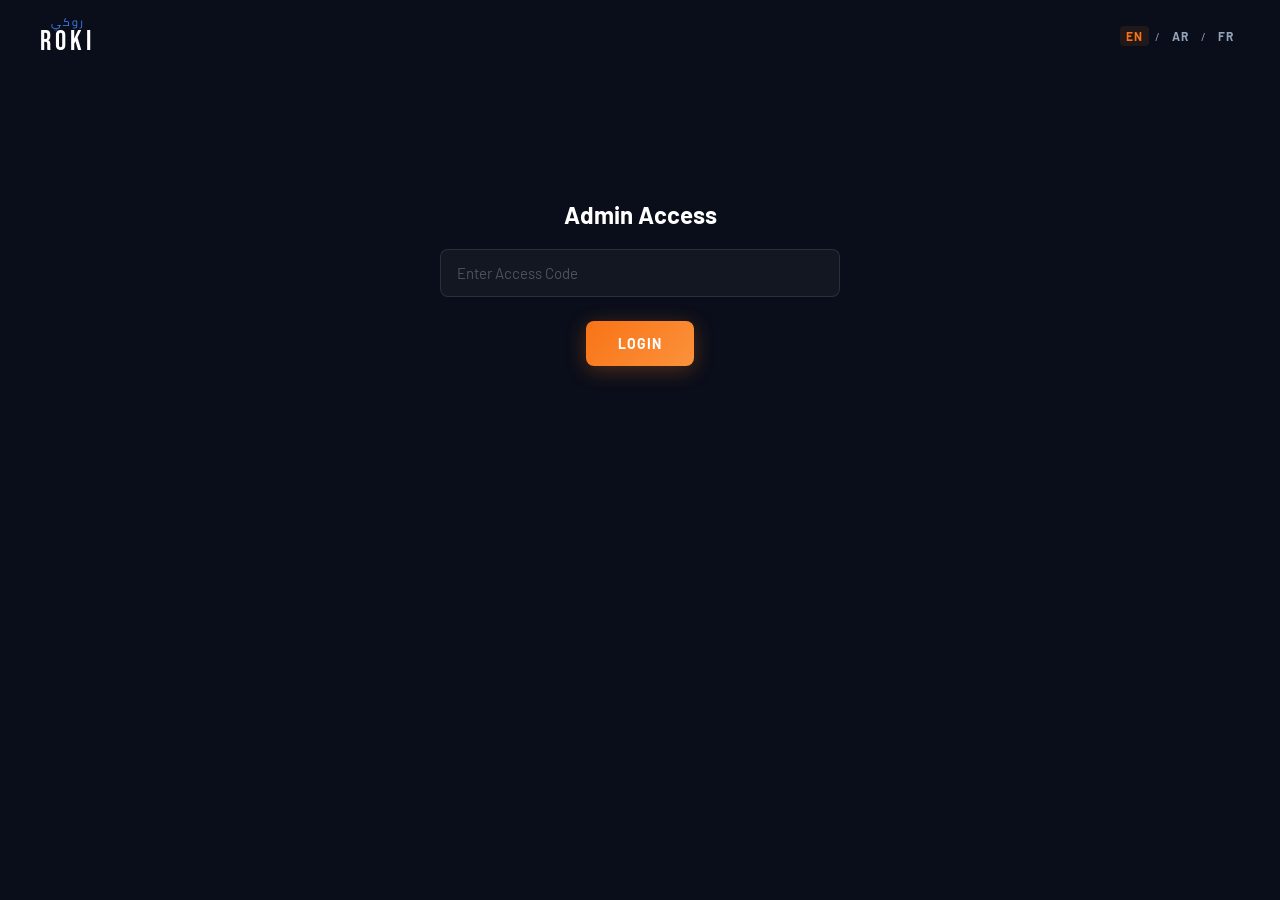
<file: admin.html>
<!DOCTYPE html>
<html lang="en" dir="ltr">
<head>
  <meta charset="UTF-8" />
  <meta name="viewport" content="width=device-width, initial-scale=1.0" />
  <title>ROKI — Admin Dashboard</title>
  <link rel="preconnect" href="https://fonts.googleapis.com" />
  <link rel="preconnect" href="https://fonts.gstatic.com" crossorigin />
  <link href="https://fonts.googleapis.com/css2?family=Bebas+Neue&family=Barlow:wght@400;500;600;700;900&family=Cairo:wght@400;600;700;900&display=swap" rel="stylesheet" />
  <link rel="stylesheet" href="style.css" />
  <style>
    .admin-container { max-width: 1200px; margin: 100px auto; padding: 20px; }
    .admin-login { max-width: 400px; margin: 200px auto; text-align: center; }
    .product-card-admin { background: rgba(255,255,255,0.05); border: 1px solid rgba(255,255,255,0.1); border-radius: 12px; padding: 20px; margin-bottom: 20px; display: grid; grid-template-columns: 100px 1fr; gap: 20px; align-items: flex-start; }
    .product-card-admin img { width: 100px; height: 100px; object-fit: cover; border-radius: 8px; }
    .admin-form-grid { display: grid; grid-template-columns: 1fr 1fr; gap: 15px; }
    .admin-actions { display: flex; gap: 10px; margin-top: 15px; }
    .hidden { display: none !important; }
    .admin-header { display: flex; justify-content: space-between; align-items: center; margin-bottom: 40px; }
    .add-product-section { background: rgba(255,255,255,0.05); border: 1px solid rgba(255,255,255,0.2); border-radius: 12px; padding: 30px; margin-bottom: 50px; }
    .add-product-section h2 { margin-bottom: 25px; color: var(--accent); }
    .btn-delete { background: #ff4444; color: white; border: none; padding: 10px 20px; border-radius: 6px; cursor: pointer; font-weight: 600; }
    .btn-delete:hover { background: #cc0000; }
    .file-input-label { display: inline-block; padding: 10px 20px; background: rgba(255,255,255,0.1); border-radius: 6px; cursor: pointer; border: 1px solid rgba(255,255,255,0.2); margin-bottom: 10px; }
    .file-input-label:hover { background: rgba(255,255,255,0.2); }
    input[type="file"] { display: none; }
    .image-preview { width: 100px; height: 100px; object-fit: cover; border-radius: 8px; margin-bottom: 10px; display: block; background: rgba(0,0,0,0.2); }
  </style>
</head>
<body class="admin-page">

<nav class="navbar" id="navbar">
  <div class="nav-inner">
    <a href="index.html" class="logo">
      <span class="logo-ar">روكي</span>
      <span class="logo-en">ROKI</span>
    </a>
    <div class="nav-right">
      <div class="lang-switcher">
        <button class="lang-btn active" data-lang="en">EN</button>
        <span>/</span>
        <button class="lang-btn" data-lang="ar">AR</button>
        <span>/</span>
        <button class="lang-btn" data-lang="fr">FR</button>
      </div>
    </div>
  </div>
</nav>

<div id="loginSection" class="admin-login">
  <h2 style="margin-bottom: 20px;" data-i18n="admin_login_title">Admin Access</h2>
  <div class="form-group">
    <input type="password" id="adminCode" placeholder="Enter Access Code" />
  </div>
  <button class="btn-primary" id="loginBtn" data-i18n="admin_login_btn">Login</button>
</div>

<div id="adminDashboard" class="admin-container hidden">
  <div class="admin-header">
    <h1 data-i18n="admin_dashboard_title">Product Management</h1>
    <button class="btn-ghost" id="logoutBtn" data-i18n="admin_logout">Logout</button>
  </div>

  <div class="add-product-section">
    <h2 data-i18n="add_product_title">Add New Product</h2>
    <div class="admin-form-grid">
      <div class="form-group">
        <label data-i18n="product_name_label">Product Name</label>
        <input type="text" id="newName" placeholder="e.g. ROKI Signature Tee">
      </div>
      <div class="form-group">
        <label data-i18n="product_price_label">Price (DA)</label>
        <input type="text" id="newPrice" placeholder="e.g. 3500 DA">
      </div>
      <div class="form-group">
        <label data-i18n="product_qty_label">Quantity</label>
        <input type="number" id="newQty" placeholder="e.g. 50">
      </div>
      <div class="form-group">
        <label data-i18n="product_image_label">Image</label>
        <img id="newImgPreview" class="image-preview hidden">
        <label class="file-input-label" for="newImgFile">Choose Image</label>
        <input type="file" id="newImgFile" accept="image/*">
      </div>
      <div class="form-group" style="grid-column: span 2;">
        <label data-i18n="product_desc_label">Description</label>
        <textarea id="newDesc" placeholder="Describe the product..."></textarea>
      </div>
    </div>
    <button class="btn-primary" id="addProductBtn" style="margin-top: 20px;" data-i18n="add_btn">Add Product</button>
  </div>

  <div id="adminProductList"></div>
</div>

<script src="i18n.js"></script>
<script src="products.js"></script>
<script src="admin.js"></script>
</body>
</html>
</file>
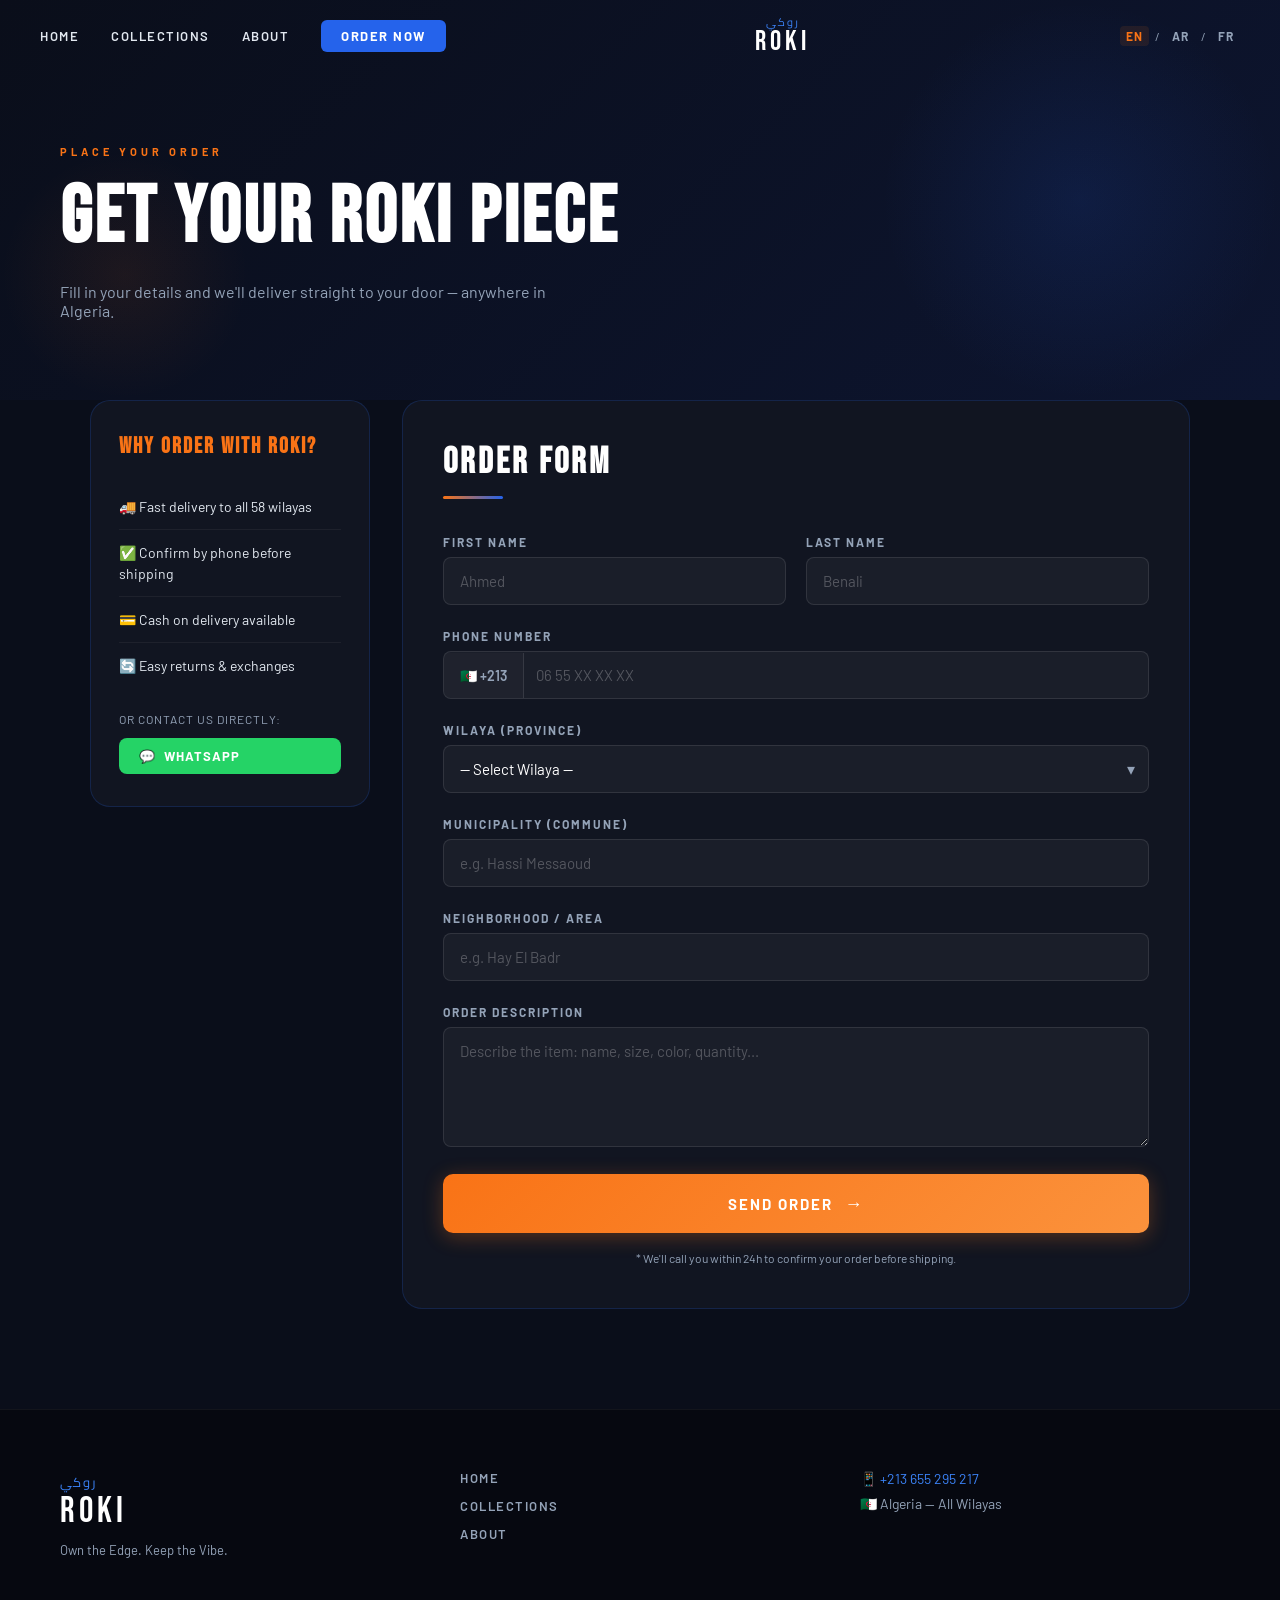
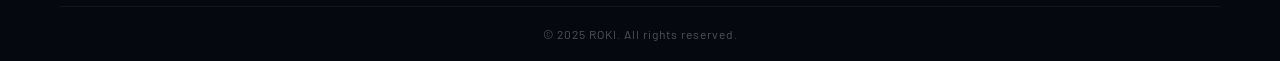
<file: order.html>
<!DOCTYPE html>
<html lang="en" dir="ltr">
<head>
  <meta charset="UTF-8" />
  <meta name="viewport" content="width=device-width, initial-scale=1.0" />
  <title>ROKI — Place Your Order</title>
  <link rel="preconnect" href="https://fonts.googleapis.com" />
  <link rel="preconnect" href="https://fonts.gstatic.com" crossorigin />
  <link href="https://fonts.googleapis.com/css2?family=Bebas+Neue&family=Barlow:wght@400;500;600;700;900&family=Cairo:wght@400;600;700;900&display=swap" rel="stylesheet" />
  <link rel="stylesheet" href="style.css" />
</head>
<body class="order-page">

<!-- ===== NAVBAR ===== -->
<nav class="navbar" id="navbar">
  <div class="nav-inner">
    <div class="nav-links">
      <a href="index.html" data-i18n="nav_home">Home</a>
      <a href="index.html#collections" data-i18n="nav_collections">Collections</a>
      <a href="index.html#about" data-i18n="nav_about">About</a>
      <a href="order.html" class="nav-order-btn active" data-i18n="nav_order">Order Now</a>
    </div>
    <a href="index.html" class="logo">
      <span class="logo-ar">روكي</span>
      <span class="logo-en">ROKI</span>
    </a>
    <div class="nav-right">
      <div class="lang-switcher">
        <button class="lang-btn active" data-lang="en">EN</button>
        <span>/</span>
        <button class="lang-btn" data-lang="ar">AR</button>
        <span>/</span>
        <button class="lang-btn" data-lang="fr">FR</button>
      </div>
      <button class="hamburger" id="hamburger" aria-label="menu">
        <span></span><span></span><span></span>
      </button>
    </div>
  </div>
  <div class="mobile-menu" id="mobileMenu">
    <a href="index.html" data-i18n="nav_home">Home</a>
    <a href="index.html#collections" data-i18n="nav_collections">Collections</a>
    <a href="index.html#about" data-i18n="nav_about">About</a>
    <a href="order.html" data-i18n="nav_order">Order Now</a>
  </div>
</nav>

<!-- ===== ORDER HERO ===== -->
<div class="order-hero">
  <div class="order-hero-bg">
    <div class="oh-shape-1"></div>
    <div class="oh-shape-2"></div>
  </div>
  <div class="order-hero-text">
    <div class="section-tag" data-i18n="order_tag">PLACE YOUR ORDER</div>
    <h1 data-i18n="order_title">Get Your ROKI Piece</h1>
    <p data-i18n="order_sub">Fill in your details and we'll deliver straight to your door — anywhere in Algeria.</p>
  </div>
</div>

<!-- ===== ORDER FORM ===== -->
<section class="order-section">
  <div class="order-container">

    <div class="order-info-card">
      <h3 data-i18n="info_title">Why Order with ROKI?</h3>
      <ul>
        <li>🚚 <span data-i18n="info_1">Fast delivery to all 58 wilayas</span></li>
        <li>✅ <span data-i18n="info_2">Confirm by phone before shipping</span></li>
        <li>💳 <span data-i18n="info_3">Cash on delivery available</span></li>
        <li>🔄 <span data-i18n="info_4">Easy returns & exchanges</span></li>
      </ul>
      <div class="info-contact">
        <p data-i18n="info_contact_label">Or contact us directly:</p>
        <a href="https://wa.me/213655295217" class="whatsapp-btn">
          <span>💬</span> WhatsApp
        </a>
      </div>
    </div>

    <div class="form-card">
      <div class="form-header">
        <h2 data-i18n="form_title">Order Form</h2>
        <div class="form-accent-line"></div>
      </div>

      <!-- SUCCESS MESSAGE -->
      <div class="success-msg" id="successMsg" style="display:none;">
        <div class="success-icon">✅</div>
        <h3 data-i18n="success_title">Order Received!</h3>
        <p data-i18n="success_sub">We'll contact you soon to confirm your order.</p>
        <a href="index.html" class="btn-primary" data-i18n="success_back">Back to Home</a>
      </div>

      <form id="orderForm" novalidate>
        <!-- Name Row -->
        <div class="form-row">
          <div class="form-group">
            <label for="firstName" data-i18n="lbl_fname">First Name</label>
            <input type="text" id="firstName" name="firstName" placeholder="Ahmed" required />
            <span class="err-msg" data-i18n="err_required">Required</span>
          </div>
          <div class="form-group">
            <label for="lastName" data-i18n="lbl_lname">Last Name</label>
            <input type="text" id="lastName" name="lastName" placeholder="Benali" required />
            <span class="err-msg" data-i18n="err_required">Required</span>
          </div>
        </div>

        <!-- Phone -->
        <div class="form-group">
          <label for="phone" data-i18n="lbl_phone">Phone Number</label>
          <div class="phone-input-wrap">
            <span class="phone-prefix">🇩🇿 +213</span>
            <input type="tel" id="phone" name="phone" placeholder="06 55 XX XX XX" required pattern="[0-9]{9,10}" />
          </div>
          <span class="err-msg" data-i18n="err_phone">Enter a valid Algerian phone number</span>
        </div>

        <!-- Wilaya -->
        <div class="form-group">
          <label for="wilaya" data-i18n="lbl_wilaya">Wilaya (Province)</label>
          <div class="select-wrap">
            <select id="wilaya" name="wilaya" required>
              <option value="" data-i18n="sel_wilaya">— Select Wilaya —</option>
              <option value="Adrar">01 - Adrar</option>
              <option value="Chlef">02 - Chlef</option>
              <option value="Laghouat">03 - Laghouat</option>
              <option value="Oum El Bouaghi">04 - Oum El Bouaghi</option>
              <option value="Batna">05 - Batna</option>
              <option value="Béjaïa">06 - Béjaïa</option>
              <option value="Biskra">07 - Biskra</option>
              <option value="Béchar">08 - Béchar</option>
              <option value="Blida">09 - Blida</option>
              <option value="Bouira">10 - Bouira</option>
              <option value="Tamanrasset">11 - Tamanrasset</option>
              <option value="Tébessa">12 - Tébessa</option>
              <option value="Tlemcen">13 - Tlemcen</option>
              <option value="Tiaret">14 - Tiaret</option>
              <option value="Tizi Ouzou">15 - Tizi Ouzou</option>
              <option value="Alger">16 - Alger</option>
              <option value="Djelfa">17 - Djelfa</option>
              <option value="Jijel">18 - Jijel</option>
              <option value="Sétif">19 - Sétif</option>
              <option value="Saïda">20 - Saïda</option>
              <option value="Skikda">21 - Skikda</option>
              <option value="Sidi Bel Abbès">22 - Sidi Bel Abbès</option>
              <option value="Annaba">23 - Annaba</option>
              <option value="Guelma">24 - Guelma</option>
              <option value="Constantine">25 - Constantine</option>
              <option value="Médéa">26 - Médéa</option>
              <option value="Mostaganem">27 - Mostaganem</option>
              <option value="M'Sila">28 - M'Sila</option>
              <option value="Mascara">29 - Mascara</option>
              <option value="Ouargla">30 - Ouargla</option>
              <option value="Oran">31 - Oran</option>
              <option value="El Bayadh">32 - El Bayadh</option>
              <option value="Illizi">33 - Illizi</option>
              <option value="Bordj Bou Arréridj">34 - Bordj Bou Arréridj</option>
              <option value="Boumerdès">35 - Boumerdès</option>
              <option value="El Tarf">36 - El Tarf</option>
              <option value="Tindouf">37 - Tindouf</option>
              <option value="Tissemsilt">38 - Tissemsilt</option>
              <option value="El Oued">39 - El Oued</option>
              <option value="Khenchela">40 - Khenchela</option>
              <option value="Souk Ahras">41 - Souk Ahras</option>
              <option value="Tipaza">42 - Tipaza</option>
              <option value="Mila">43 - Mila</option>
              <option value="Aïn Defla">44 - Aïn Defla</option>
              <option value="Naâma">45 - Naâma</option>
              <option value="Aïn Témouchent">46 - Aïn Témouchent</option>
              <option value="Ghardaïa">47 - Ghardaïa</option>
              <option value="Relizane">48 - Relizane</option>
              <option value="Timimoun">49 - Timimoun</option>
              <option value="Bordj Badji Mokhtar">50 - Bordj Badji Mokhtar</option>
              <option value="Ouled Djellal">51 - Ouled Djellal</option>
              <option value="Béni Abbès">52 - Béni Abbès</option>
              <option value="In Salah">53 - In Salah</option>
              <option value="In Guezzam">54 - In Guezzam</option>
              <option value="Touggourt">55 - Touggourt</option>
              <option value="Djanet">56 - Djanet</option>
              <option value="El M'Ghair">57 - El M'Ghair</option>
              <option value="El Meniaa">58 - El Meniaa</option>
            </select>
            <span class="select-arrow">▾</span>
          </div>
          <span class="err-msg" data-i18n="err_required">Required</span>
        </div>

        <!-- Municipality -->
        <div class="form-group">
          <label for="municipality" data-i18n="lbl_municipality">Municipality (Commune)</label>
          <input type="text" id="municipality" name="municipality" data-i18n-placeholder="ph_municipality" placeholder="e.g. Hassi Messaoud" required />
          <span class="err-msg" data-i18n="err_required">Required</span>
        </div>

        <!-- Neighborhood -->
        <div class="form-group">
          <label for="neighborhood" data-i18n="lbl_neighborhood">Neighborhood / Area</label>
          <input type="text" id="neighborhood" name="neighborhood" data-i18n-placeholder="ph_neighborhood" placeholder="e.g. Hay El Badr" required />
          <span class="err-msg" data-i18n="err_required">Required</span>
        </div>

        <!-- Detailed Description -->
        <div class="form-group">
          <label for="description" data-i18n="lbl_description">Order Description</label>
          <textarea id="description" name="description" rows="4" data-i18n-placeholder="ph_description" placeholder="Describe the item you want: name, size, color, quantity..." required></textarea>
          <span class="err-msg" data-i18n="err_required">Required</span>
        </div>

        <button type="submit" class="submit-btn" id="submitBtn">
          <span class="btn-text" data-i18n="submit_btn">Send Order</span>
          <span class="btn-loading" style="display:none;">⏳</span>
          <span class="btn-arrow">→</span>
        </button>

        <p class="form-note" data-i18n="form_note">
          * We'll call you within 24h to confirm your order before shipping.
        </p>
      </form>
    </div>

  </div>
</section>

<!-- ===== FOOTER ===== -->
<footer class="footer">
  <div class="footer-inner">
    <div class="footer-brand">
      <span class="logo-ar">روكي</span>
      <span class="logo-en">ROKI</span>
      <p data-i18n="footer_tagline">Own the Edge. Keep the Vibe.</p>
    </div>
    <div class="footer-links">
      <a href="index.html" data-i18n="nav_home">Home</a>
      <a href="index.html#collections" data-i18n="nav_collections">Collections</a>
      <a href="index.html#about" data-i18n="nav_about">About</a>
    </div>
    <div class="footer-contact">
      <p>📱 <a href="https://wa.me/213655295217">+213 655 295 217</a></p>
      <p data-i18n="footer_dz">🇩🇿 Algeria — All Wilayas</p>
    </div>
  </div>
  <div class="footer-bottom">
    <span>© 2025 ROKI. All rights reserved.</span>
  </div>
</footer>

<script src="i18n.js"></script>
<script src="main.js"></script>
<script src="order.js"></script>
</body>
</html>
</file>
<file: style.css>
/* ================================================
   ROKI — Cold Blue + Orange Streetwear Design
   ================================================ */

:root {
  --blue-dark:    #0a0e1a;
  --blue-deep:    #0d1530;
  --blue-mid:     #0f2057;
  --blue-accent:  #1a3aad;
  --blue-light:   #2563eb;
  --blue-glow:    #3b82f6;
  --orange:       #f97316;
  --orange-hot:   #fb923c;
  --orange-pale:  #ffedd5;
  --white:        #ffffff;
  --off-white:    #f0f4ff;
  --gray-light:   #e2e8f0;
  --gray-mid:     #94a3b8;
  --text-dark:    #0d1530;
  --bg-color:     var(--blue-dark);
  --bg-gradient:  linear-gradient(135deg, var(--blue-dark) 0%, var(--blue-deep) 50%, #0a1a3f 100%);
  --nav-bg:       rgba(10, 14, 26, 0.95);
  --card-bg:      rgba(255, 255, 255, 0.03);
  --font-display: 'Bebas Neue', sans-serif;
  --font-body:    'Barlow', sans-serif;
  --font-arabic:  'Cairo', sans-serif;
  --radius:       12px;
  --radius-lg:    20px;
  --shadow:       0 20px 60px rgba(26, 58, 173, 0.15);
  --shadow-orange: 0 10px 40px rgba(249, 115, 22, 0.25);
}

.light-theme {
  --blue-dark:    #f8fafc;
  --blue-deep:    #f1f5f9;
  --blue-mid:     #e2e8f0;
  --blue-accent:  #3b82f6;
  --blue-light:   #2563eb;
  --blue-glow:    #1d4ed8;
  --white:        #0f172a;
  --off-white:    #1e293b;
  --gray-light:   #334155;
  --gray-mid:     #64748b;
  --bg-color:     #f8fafc;
  --bg-gradient:  linear-gradient(135deg, #f8fafc 0%, #f1f5f9 100%);
  --nav-bg:       rgba(248, 250, 252, 0.95);
  --card-bg:      rgba(15, 23, 42, 0.05);
}

/* ===== RESET & BASE ===== */
*, *::before, *::after { box-sizing: border-box; margin: 0; padding: 0; }
html { scroll-behavior: smooth; }

body {
  font-family: var(--font-body);
  background: var(--bg-color);
  color: var(--white);
  overflow-x: hidden;
  transition: background 0.3s, color 0.3s;
}

body[dir="rtl"] {
  font-family: var(--font-arabic);
}

a { text-decoration: none; color: inherit; }
img { max-width: 100%; display: block; }
button { cursor: pointer; border: none; background: none; font-family: inherit; }

/* ===== NAVBAR ===== */
.navbar {
  position: fixed;
  top: 0; left: 0; right: 0;
  z-index: 100;
  padding: 0 40px;
  transition: all 0.3s ease;
}
.navbar.scrolled {
  background: var(--nav-bg);
  backdrop-filter: blur(20px);
  border-bottom: 1px solid rgba(37, 99, 235, 0.2);
  padding: 0 40px;
}

.nav-inner {
  display: flex;
  align-items: center;
  justify-content: space-between;
  height: 72px;
  max-width: 1200px;
  margin: 0 auto;
}

.nav-links {
  display: flex;
  align-items: center;
  gap: 32px;
}
.nav-links a {
  font-size: 13px;
  font-weight: 600;
  letter-spacing: 1.5px;
  text-transform: uppercase;
  color: var(--gray-light);
  transition: color 0.2s;
}
.nav-links a:hover { color: var(--orange); }

.nav-order-btn {
  background: var(--orange) !important;
  color: var(--white) !important;
  padding: 8px 20px !important;
  border-radius: 6px;
  font-weight: 700 !important;
  transition: transform 0.2s, box-shadow 0.2s !important;
}
.nav-order-btn:hover {
  transform: translateY(-1px);
  box-shadow: var(--shadow-orange);
}
.nav-order-btn.active {
  background: var(--blue-light) !important;
}

/* LOGO */
.logo {
  display: flex;
  flex-direction: column;
  align-items: center;
  line-height: 1;
}
.logo-ar {
  font-family: var(--font-arabic);
  font-size: 11px;
  color: var(--blue-glow);
  letter-spacing: 2px;
}
.logo-en {
  font-family: var(--font-display);
  font-size: 28px;
  letter-spacing: 4px;
  color: var(--white);
  line-height: 1;
}

/* NAV RIGHT */
.nav-right {
  display: flex;
  align-items: center;
  gap: 20px;
}

/* THEME TOGGLE */
.theme-toggle-btn {
  font-size: 20px;
  padding: 5px;
  border-radius: 50%;
  transition: background 0.2s;
}
.theme-toggle-btn:hover { background: rgba(255,255,255,0.1); }
.hidden { display: none !important; }

/* LANG SWITCHER */
.lang-switcher {
  display: flex;
  align-items: center;
  gap: 6px;
  font-size: 12px;
  color: var(--gray-mid);
}
.lang-btn {
  font-size: 12px;
  font-weight: 700;
  color: var(--gray-mid);
  letter-spacing: 1px;
  padding: 3px 6px;
  border-radius: 4px;
  transition: all 0.2s;
}
.lang-btn:hover, .lang-btn.active {
  color: var(--orange);
  background: rgba(249, 115, 22, 0.1);
}

/* HAMBURGER */
.hamburger { display: none; flex-direction: column; gap: 5px; padding: 4px; }
.hamburger span {
  display: block; width: 24px; height: 2px;
  background: var(--white); border-radius: 2px;
  transition: all 0.3s;
}
.hamburger.open span:nth-child(1) { transform: translateY(7px) rotate(45deg); }
.hamburger.open span:nth-child(2) { opacity: 0; }
.hamburger.open span:nth-child(3) { transform: translateY(-7px) rotate(-45deg); }

/* MOBILE MENU */
.mobile-menu {
  display: none;
  flex-direction: column;
  background: rgba(10, 14, 26, 0.98);
  border-top: 1px solid rgba(37, 99, 235, 0.2);
  padding: 20px 40px;
  gap: 20px;
}
.mobile-menu.open { display: flex; }
.mobile-menu a {
  font-size: 14px;
  font-weight: 600;
  letter-spacing: 2px;
  text-transform: uppercase;
  color: var(--gray-light);
  padding: 10px 0;
  border-bottom: 1px solid rgba(255,255,255,0.05);
}
.mobile-menu a:hover { color: var(--orange); }

/* ===== HERO ===== */
.hero {
  min-height: 100vh;
  display: flex;
  align-items: center;
  position: relative;
  overflow: hidden;
  padding: 120px 60px 80px;
  background: var(--bg-gradient);
}

.hero-bg-shapes {
  position: absolute;
  inset: 0;
  pointer-events: none;
}
.shape {
  position: absolute;
  border-radius: 50%;
}
.shape-1 {
  width: 500px; height: 500px;
  background: radial-gradient(circle, rgba(37, 99, 235, 0.15) 0%, transparent 70%);
  top: -100px; right: -100px;
}
.shape-2 {
  width: 300px; height: 300px;
  background: radial-gradient(circle, rgba(249, 115, 22, 0.1) 0%, transparent 70%);
  bottom: 100px; left: -50px;
}
.shape-3 {
  width: 200px; height: 200px;
  background: radial-gradient(circle, rgba(59, 130, 246, 0.1) 0%, transparent 70%);
  top: 40%; right: 30%;
}
.noise-overlay {
  position: absolute;
  inset: 0;
  background-image: url("data:image/svg+xml,%3Csvg viewBox='0 0 256 256' xmlns='http://www.w3.org/2000/svg'%3E%3Cfilter id='noise'%3E%3CfeTurbulence type='fractalNoise' baseFrequency='0.9' numOctaves='4' stitchTiles='stitch'/%3E%3C/filter%3E%3Crect width='100%25' height='100%25' filter='url(%23noise)' opacity='0.03'/%3E%3C/svg%3E");
  opacity: 0.4;
}

.hero-content {
  display: grid;
  grid-template-columns: 1fr 1fr;
  gap: 60px;
  align-items: center;
  max-width: 1200px;
  margin: 0 auto;
  width: 100%;
  position: relative;
  z-index: 2;
}

.hero-text { animation: fadeUp 0.8s ease both; }
.hero-badge {
  display: inline-block;
  background: rgba(249, 115, 22, 0.15);
  border: 1px solid rgba(249, 115, 22, 0.4);
  color: var(--orange-hot);
  font-size: 11px;
  font-weight: 700;
  letter-spacing: 3px;
  padding: 6px 16px;
  border-radius: 30px;
  margin-bottom: 24px;
}
.hero-title {
  font-family: var(--font-display);
  font-size: clamp(56px, 8vw, 96px);
  line-height: 0.95;
  letter-spacing: 2px;
  margin-bottom: 16px;
}
.hero-title .line-1 { display: block; color: var(--white); }
.hero-title .line-2 {
  display: block;
  background: linear-gradient(135deg, var(--orange) 0%, var(--orange-hot) 100%);
  -webkit-background-clip: text;
  -webkit-text-fill-color: transparent;
  background-clip: text;
}

.hero-underline {
  width: 120px; height: 4px;
  background: linear-gradient(90deg, var(--orange), transparent);
  border-radius: 2px;
  margin-bottom: 24px;
  animation: expandWidth 1s ease 0.4s both;
}

.hero-sub {
  font-size: 16px;
  color: var(--gray-mid);
  line-height: 1.7;
  max-width: 380px;
  margin-bottom: 36px;
  animation: fadeUp 0.8s ease 0.2s both;
}

.hero-ctas {
  display: flex;
  gap: 16px;
  flex-wrap: wrap;
  animation: fadeUp 0.8s ease 0.4s both;
}

/* BUTTONS */
.btn-primary {
  display: inline-flex;
  align-items: center;
  gap: 8px;
  background: linear-gradient(135deg, var(--orange), var(--orange-hot));
  color: var(--white);
  font-weight: 700;
  font-size: 14px;
  letter-spacing: 1px;
  padding: 14px 32px;
  border-radius: 8px;
  text-transform: uppercase;
  transition: all 0.3s;
  box-shadow: 0 4px 20px rgba(249, 115, 22, 0.3);
}
.btn-primary:hover {
  transform: translateY(-2px);
  box-shadow: var(--shadow-orange);
}

.btn-ghost {
  display: inline-flex;
  align-items: center;
  gap: 8px;
  background: transparent;
  color: var(--white);
  font-weight: 600;
  font-size: 14px;
  letter-spacing: 1px;
  padding: 14px 32px;
  border-radius: 8px;
  text-transform: uppercase;
  border: 1px solid rgba(255,255,255,0.2);
  transition: all 0.3s;
}
.btn-ghost:hover {
  border-color: var(--blue-light);
  color: var(--blue-glow);
  background: rgba(37, 99, 235, 0.1);
}

.btn-white {
  display: inline-flex;
  align-items: center;
  background: var(--white);
  color: var(--blue-mid);
  font-weight: 700;
  font-size: 14px;
  letter-spacing: 1px;
  padding: 14px 36px;
  border-radius: 8px;
  text-transform: uppercase;
  transition: all 0.3s;
}
.btn-white:hover {
  transform: translateY(-2px);
  box-shadow: 0 10px 30px rgba(255,255,255,0.2);
}

/* HERO VISUALS */
.hero-visuals {
  position: relative;
  height: 480px;
  animation: fadeIn 1s ease 0.3s both;
}
.hero-img-frame {
  position: absolute;
  border-radius: var(--radius-lg);
  overflow: hidden;
  box-shadow: var(--shadow);
}
.main-frame {
  width: 280px; height: 380px;
  right: 40px; top: 0;
  border: 2px solid rgba(37, 99, 235, 0.3);
}
.side-frame {
  width: 180px; height: 240px;
  left: 0; bottom: 40px;
  border: 2px solid rgba(249, 115, 22, 0.3);
}
.hero-img {
  width: 100%;
  height: 100%;
  object-fit: cover;
  display: block;
}

.frame-accent {
  position: absolute;
  width: 40px; height: 40px;
  border-radius: 4px;
}
.frame-accent.top-right {
  top: -8px; right: -8px;
  background: var(--orange);
  z-index: -1;
}
.frame-accent.bottom-left {
  bottom: -8px; left: -8px;
  background: var(--blue-light);
  z-index: -1;
}

/* SCROLL INDICATOR */
.scroll-indicator {
  position: absolute;
  bottom: 30px;
  left: 50%;
  transform: translateX(-50%);
  display: flex;
  flex-direction: column;
  align-items: center;
  gap: 8px;
  font-size: 11px;
  letter-spacing: 3px;
  color: var(--gray-mid);
  text-transform: uppercase;
  animation: bounce 2s infinite;
}
.scroll-line {
  width: 1px;
  height: 40px;
  background: linear-gradient(to bottom, var(--blue-glow), transparent);
}

/* ===== FEATURES BAR ===== */
.features-bar {
  background: var(--card-bg);
  border-top: 1px solid rgba(255,255,255,0.06);
  border-bottom: 1px solid rgba(255,255,255,0.06);
  padding: 28px 60px;
  display: flex;
  align-items: center;
  justify-content: center;
  gap: 0;
}
.feature-item {
  display: flex;
  align-items: center;
  gap: 10px;
  font-size: 14px;
  font-weight: 600;
  letter-spacing: 1px;
  text-transform: uppercase;
  color: var(--gray-light);
  padding: 0 40px;
}
.feat-icon { font-size: 22px; }
.feat-divider {
  width: 1px; height: 30px;
  background: rgba(255,255,255,0.1);
}

/* ===== SECTION HEADERS ===== */
.section-tag {
  display: inline-block;
  font-size: 11px;
  font-weight: 700;
  letter-spacing: 4px;
  text-transform: uppercase;
  color: var(--orange);
  margin-bottom: 12px;
}
.section-title {
  font-family: var(--font-display);
  font-size: clamp(36px, 5vw, 56px);
  letter-spacing: 2px;
  color: var(--white);
}

/* ===== COLLECTIONS ===== */
.collections {
  padding: 100px 60px;
  max-width: 1200px;
  margin: 0 auto;
}
.section-header { margin-bottom: 48px; }

.collection-grid {
  display: grid;
  grid-template-columns: repeat(auto-fill, minmax(250px, 1fr));
  gap: 20px;
}

.col-item .col-img-wrap {
  position: relative;
  overflow: hidden;
  border-radius: var(--radius);
  background: var(--card-bg);
  aspect-ratio: 3/4;
  border: 1px solid rgba(37, 99, 235, 0.15);
  transition: transform 0.4s ease;
}
.col-item.large .col-img-wrap { aspect-ratio: 2/3; }
.col-item:hover .col-img-wrap { transform: translateY(-6px); }

.col-img {
  width: 100%;
  height: 100%;
  object-fit: cover;
  display: block;
}

.col-overlay {
  position: absolute;
  inset: 0;
  background: linear-gradient(to top, rgba(10,14,26,0.9) 0%, transparent 80%);
  display: flex;
  flex-direction: column;
  justify-content: flex-end;
  padding: 24px 20px;
  opacity: 1; /* Always visible for better UX in dynamic grid */
}
.col-item:hover .col-overlay { opacity: 1; }

.col-name {
  font-family: var(--font-display);
  font-size: 22px;
  letter-spacing: 3px;
  color: #fff; /* Force white for visibility on overlay */
  margin-bottom: 5px;
}
.col-price {
  font-weight: 700;
  color: var(--orange-hot);
  margin-bottom: 10px;
  display: block;
}
.col-btn {
  display: inline-block;
  background: var(--orange);
  color: var(--white);
  font-size: 12px;
  font-weight: 700;
  letter-spacing: 2px;
  text-transform: uppercase;
  padding: 8px 20px;
  border-radius: 6px;
  width: fit-content;
  transition: background 0.2s;
}
.col-btn:hover { background: var(--orange-hot); }

/* ===== ABOUT ===== */
.about {
  padding: 100px 60px;
  background: linear-gradient(180deg, transparent, rgba(15,32,87,0.2), transparent);
}
.about-inner {
  display: grid;
  grid-template-columns: 1fr 1fr;
  gap: 80px;
  align-items: center;
  max-width: 1200px;
  margin: 0 auto;
}

.about-visual { position: relative; }
.about-img-wrap {
  width: 100%;
  aspect-ratio: 4/5;
  background: linear-gradient(135deg, var(--blue-mid), var(--blue-deep));
  border-radius: var(--radius-lg);
  overflow: hidden;
  border: 1px solid rgba(37, 99, 235, 0.3);
}
.about-img {
  width: 100%;
  height: 100%;
  object-fit: cover;
  display: block;
}

.about-tag-1, .about-tag-2 {
  position: absolute;
  font-size: 11px;
  font-weight: 700;
  letter-spacing: 2px;
  text-transform: uppercase;
  padding: 8px 16px;
  border-radius: 6px;
}
.about-tag-1 {
  top: 20px; right: -16px;
  background: var(--orange);
  color: var(--white);
  transform: rotate(2deg);
}
.about-tag-2 {
  bottom: 30px; left: -16px;
  background: var(--blue-light);
  color: var(--white);
  transform: rotate(-2deg);
}

.about-text .section-title { margin-bottom: 24px; }
.about-text p {
  color: var(--gray-mid);
  line-height: 1.8;
  margin-bottom: 16px;
  font-size: 15px;
}
.about-text .btn-primary { margin-top: 16px; }

/* ===== CTA BANNER ===== */
.cta-banner {
  background: linear-gradient(135deg, var(--blue-mid), var(--blue-accent));
  padding: 80px 60px;
  text-align: center;
  position: relative;
  overflow: hidden;
}
.cta-noise {
  position: absolute;
  inset: 0;
  background-image: url("data:image/svg+xml,%3Csvg viewBox='0 0 256 256' xmlns='http://www.w3.org/2000/svg'%3E%3Cfilter id='noise'%3E%3CfeTurbulence type='fractalNoise' baseFrequency='0.9' numOctaves='4' stitchTiles='stitch'/%3E%3C/filter%3E%3Crect width='100%25' height='100%25' filter='url(%23noise)' opacity='0.05'/%3E%3C/svg%3E");
  pointer-events: none;
}
.cta-shapes { position: absolute; inset: 0; pointer-events: none; }
.cta-shape-1 {
  position: absolute;
  width: 300px; height: 300px;
  background: rgba(249, 115, 22, 0.1);
  border-radius: 50%;
  right: -100px; top: -100px;
}
.cta-shape-2 {
  position: absolute;
  width: 200px; height: 200px;
  background: rgba(255,255,255,0.05);
  border-radius: 50%;
  left: -50px; bottom: -50px;
}
.cta-content {
  position: relative;
  z-index: 2;
  max-width: 600px;
  margin: 0 auto;
}
.cta-content h2 {
  font-family: var(--font-display);
  font-size: clamp(36px, 5vw, 56px);
  letter-spacing: 2px;
  margin-bottom: 16px;
}
.cta-content p {
  color: rgba(255,255,255,0.7);
  font-size: 16px;
  margin-bottom: 32px;
}

/* ===== FOOTER ===== */
.footer {
  background: #060810;
  padding: 60px 60px 0;
  border-top: 1px solid rgba(255,255,255,0.05);
}
.footer-inner {
  display: grid;
  grid-template-columns: 1fr 1fr 1fr;
  gap: 40px;
  max-width: 1200px;
  margin: 0 auto;
  padding-bottom: 48px;
}
.footer-brand .logo-ar {
  font-family: var(--font-arabic);
  font-size: 13px;
  color: var(--blue-glow);
  letter-spacing: 2px;
  display: block;
}
.footer-brand .logo-en {
  font-family: var(--font-display);
  font-size: 36px;
  letter-spacing: 4px;
  display: block;
  margin-bottom: 12px;
}
.footer-brand p { color: var(--gray-mid); font-size: 13px; }

.footer-links {
  display: flex;
  flex-direction: column;
  gap: 12px;
}
.footer-links a {
  font-size: 13px;
  font-weight: 600;
  letter-spacing: 1.5px;
  text-transform: uppercase;
  color: var(--gray-mid);
  transition: color 0.2s;
}
.footer-links a:hover { color: var(--orange); }

.footer-contact p {
  font-size: 14px;
  color: var(--gray-mid);
  margin-bottom: 8px;
}
.footer-contact a { color: var(--blue-glow); }
.footer-contact a:hover { color: var(--orange); }

.footer-bottom {
  border-top: 1px solid rgba(255,255,255,0.05);
  padding: 20px 0;
  text-align: center;
  font-size: 12px;
  color: rgba(255,255,255,0.3);
  letter-spacing: 1px;
  max-width: 1200px;
  margin: 0 auto;
}

/* ================================================
   ORDER PAGE STYLES
   ================================================ */
.order-page { background: var(--blue-dark); }

.order-hero {
  position: relative;
  padding: 140px 60px 80px;
  overflow: hidden;
  background: linear-gradient(135deg, var(--blue-dark), var(--blue-deep));
}
.order-hero-bg { position: absolute; inset: 0; pointer-events: none; }
.oh-shape-1 {
  position: absolute;
  width: 400px; height: 400px;
  background: radial-gradient(circle, rgba(37, 99, 235, 0.12) 0%, transparent 70%);
  right: 0; top: 0;
}
.oh-shape-2 {
  position: absolute;
  width: 250px; height: 250px;
  background: radial-gradient(circle, rgba(249, 115, 22, 0.08) 0%, transparent 70%);
  left: 0; bottom: 0;
}
.order-hero-text {
  position: relative;
  z-index: 2;
  max-width: 1200px;
  margin: 0 auto;
}
.order-hero-text h1 {
  font-family: var(--font-display);
  font-size: clamp(48px, 7vw, 80px);
  letter-spacing: 3px;
  margin-bottom: 16px;
}
.order-hero-text p {
  color: var(--gray-mid);
  font-size: 16px;
  max-width: 500px;
}

/* ORDER SECTION */
.order-section {
  padding: 0 60px 100px;
}
.order-container {
  max-width: 1100px;
  margin: 0 auto;
  display: grid;
  grid-template-columns: 280px 1fr;
  gap: 32px;
  align-items: start;
}

/* INFO CARD */
.order-info-card {
  background: rgba(255,255,255,0.03);
  border: 1px solid rgba(37, 99, 235, 0.2);
  border-radius: var(--radius-lg);
  padding: 32px 28px;
  position: sticky;
  top: 100px;
}
.order-info-card h3 {
  font-family: var(--font-display);
  font-size: 22px;
  letter-spacing: 2px;
  margin-bottom: 24px;
  color: var(--orange);
}
.order-info-card ul { list-style: none; }
.order-info-card li {
  padding: 12px 0;
  border-bottom: 1px solid rgba(255,255,255,0.05);
  font-size: 14px;
  color: var(--gray-light);
  line-height: 1.5;
}
.order-info-card li:last-child { border-bottom: none; }

.info-contact { margin-top: 24px; }
.info-contact p {
  font-size: 12px;
  color: var(--gray-mid);
  margin-bottom: 12px;
  text-transform: uppercase;
  letter-spacing: 1px;
}
.whatsapp-btn {
  display: flex;
  align-items: center;
  gap: 8px;
  background: #25D366;
  color: var(--white);
  font-weight: 700;
  font-size: 13px;
  padding: 10px 20px;
  border-radius: 8px;
  transition: all 0.2s;
  text-transform: uppercase;
  letter-spacing: 1px;
}
.whatsapp-btn:hover {
  transform: translateY(-2px);
  box-shadow: 0 8px 20px rgba(37, 211, 102, 0.3);
}

/* FORM CARD */
.form-card {
  background: rgba(255,255,255,0.03);
  border: 1px solid rgba(37, 99, 235, 0.2);
  border-radius: var(--radius-lg);
  padding: 40px;
}
.form-header { margin-bottom: 36px; }
.form-header h2 {
  font-family: var(--font-display);
  font-size: 36px;
  letter-spacing: 3px;
  margin-bottom: 12px;
}
.form-accent-line {
  width: 60px; height: 3px;
  background: linear-gradient(90deg, var(--orange), var(--blue-light));
  border-radius: 2px;
}

/* FORM GROUPS */
.form-row {
  display: grid;
  grid-template-columns: 1fr 1fr;
  gap: 20px;
}
.form-group {
  margin-bottom: 24px;
  position: relative;
}
.form-group label {
  display: block;
  font-size: 12px;
  font-weight: 700;
  letter-spacing: 2px;
  text-transform: uppercase;
  color: var(--gray-mid);
  margin-bottom: 8px;
}
.form-group input,
.form-group textarea,
.form-group select {
  width: 100%;
  background: rgba(255,255,255,0.04);
  border: 1px solid rgba(255,255,255,0.1);
  border-radius: 8px;
  padding: 14px 16px;
  font-family: var(--font-body);
  font-size: 15px;
  color: var(--white);
  transition: all 0.3s;
  outline: none;
  -webkit-appearance: none;
}
body[dir="rtl"] .form-group input,
body[dir="rtl"] .form-group textarea,
body[dir="rtl"] .form-group select {
  font-family: var(--font-arabic);
  text-align: right;
}
.form-group input::placeholder,
.form-group textarea::placeholder {
  color: rgba(255,255,255,0.25);
}
.form-group input:focus,
.form-group textarea:focus,
.form-group select:focus {
  border-color: var(--blue-light);
  background: rgba(37, 99, 235, 0.08);
  box-shadow: 0 0 0 3px rgba(37, 99, 235, 0.15);
}
.form-group input.error,
.form-group textarea.error,
.form-group select.error {
  border-color: #ef4444;
}
.form-group textarea { resize: vertical; min-height: 120px; }

/* Phone Input */
.phone-input-wrap {
  display: flex;
  align-items: center;
  background: rgba(255,255,255,0.04);
  border: 1px solid rgba(255,255,255,0.1);
  border-radius: 8px;
  overflow: hidden;
  transition: all 0.3s;
}
.phone-input-wrap:focus-within {
  border-color: var(--blue-light);
  background: rgba(37, 99, 235, 0.08);
  box-shadow: 0 0 0 3px rgba(37, 99, 235, 0.15);
}
.phone-prefix {
  padding: 14px 16px;
  font-size: 14px;
  font-weight: 600;
  color: var(--gray-mid);
  border-right: 1px solid rgba(255,255,255,0.1);
  white-space: nowrap;
  background: rgba(255,255,255,0.02);
}
.phone-input-wrap input {
  border: none !important;
  background: transparent !important;
  box-shadow: none !important;
  padding-left: 12px !important;
}

/* Select */
.select-wrap { position: relative; }
.select-wrap select {
  padding-right: 40px;
  background-color: rgba(255,255,255,0.04);
  color: var(--white);
  cursor: pointer;
}
.select-wrap select option { background: var(--blue-dark); color: var(--white); }
.select-arrow {
  position: absolute;
  right: 14px;
  top: 50%;
  transform: translateY(-50%);
  color: var(--gray-mid);
  pointer-events: none;
  font-size: 16px;
}

/* Error messages */
.err-msg {
  display: none;
  font-size: 12px;
  color: #ef4444;
  margin-top: 4px;
  font-weight: 500;
}
.form-group.has-error .err-msg { display: block; }

/* SUBMIT BUTTON */
.submit-btn {
  display: flex;
  align-items: center;
  justify-content: center;
  gap: 12px;
  width: 100%;
  background: linear-gradient(135deg, var(--orange), var(--orange-hot));
  color: var(--white);
  font-family: var(--font-body);
  font-size: 15px;
  font-weight: 700;
  letter-spacing: 2px;
  text-transform: uppercase;
  padding: 18px 32px;
  border-radius: 10px;
  transition: all 0.3s;
  box-shadow: 0 4px 20px rgba(249, 115, 22, 0.3);
  margin-bottom: 16px;
}
.submit-btn:hover:not(:disabled) {
  transform: translateY(-2px);
  box-shadow: var(--shadow-orange);
}
.submit-btn:disabled { opacity: 0.6; cursor: not-allowed; }
.btn-arrow { font-size: 18px; }

.form-note {
  font-size: 12px;
  color: var(--gray-mid);
  text-align: center;
  line-height: 1.6;
}

/* SUCCESS MESSAGE */
.success-msg {
  text-align: center;
  padding: 40px 20px;
}
.success-icon { font-size: 56px; margin-bottom: 16px; }
.success-msg h3 {
  font-family: var(--font-display);
  font-size: 32px;
  letter-spacing: 2px;
  color: #22c55e;
  margin-bottom: 12px;
}
.success-msg p {
  color: var(--gray-mid);
  margin-bottom: 24px;
}

/* ================================================
   RTL SUPPORT
   ================================================ */
[dir="rtl"] .nav-inner { flex-direction: row-reverse; }
[dir="rtl"] .nav-links { flex-direction: row-reverse; }
[dir="rtl"] .hero-content { direction: rtl; }
[dir="rtl"] .hero-title .line-2 { text-align: right; }
[dir="rtl"] .hero-underline { background: linear-gradient(270deg, var(--orange), transparent); }
[dir="rtl"] .about-inner { direction: rtl; }
[dir="rtl"] .footer-inner { direction: rtl; }
[dir="rtl"] .form-row { direction: rtl; }
[dir="rtl"] .select-arrow { right: auto; left: 14px; }
[dir="rtl"] .select-wrap select { padding-right: 16px; padding-left: 40px; }
[dir="rtl"] .phone-prefix { border-right: none; border-left: 1px solid rgba(255,255,255,0.1); }
[dir="rtl"] .phone-input-wrap input { padding-left: 16px !important; padding-right: 12px !important; }
[dir="rtl"] .order-container { direction: rtl; }

/* ================================================
   ANIMATIONS
   ================================================ */
@keyframes fadeUp {
  from { opacity: 0; transform: translateY(30px); }
  to   { opacity: 1; transform: translateY(0); }
}
@keyframes fadeIn {
  from { opacity: 0; }
  to   { opacity: 1; }
}
@keyframes expandWidth {
  from { width: 0; }
  to   { width: 120px; }
}
@keyframes bounce {
  0%, 100% { transform: translateX(-50%) translateY(0); }
  50% { transform: translateX(-50%) translateY(-8px); }
}

/* ================================================
   RESPONSIVE
   ================================================ */
@media (max-width: 1024px) {
  .collection-grid { grid-template-columns: 1fr 1fr; }
  .about-inner { grid-template-columns: 1fr; }
  .about-visual { max-width: 400px; }
  .order-container { grid-template-columns: 1fr; }
  .order-info-card { position: static; }
}

@media (max-width: 768px) {
  .nav-links { display: none; }
  .hamburger { display: flex; }
  .hero { padding: 100px 24px 60px; }
  .hero-content { grid-template-columns: 1fr; }
  .hero-visuals { height: 280px; margin-top: 20px; }
  .main-frame { width: 200px; height: 280px; right: 20px; }
  .side-frame { width: 130px; height: 180px; }
  .features-bar { flex-wrap: wrap; padding: 20px 24px; gap: 10px; }
  .feature-item { padding: 0 16px; }
  .collections { padding: 60px 24px; }
  .collection-grid { grid-template-columns: 1fr 1fr; gap: 12px; }
  .col-item.large .col-img-wrap { aspect-ratio: 3/4; }
  .about { padding: 60px 24px; }
  .cta-banner { padding: 60px 24px; }
  .footer { padding: 40px 24px 0; }
  .footer-inner { grid-template-columns: 1fr; gap: 24px; }
  .order-hero { padding: 100px 24px 60px; }
  .order-section { padding: 0 24px 60px; }
  .form-card { padding: 24px 20px; }
  .form-row { grid-template-columns: 1fr; }
}

@media (max-width: 480px) {
  .collection-grid { grid-template-columns: 1fr; }
  .col-item.large .col-img-wrap { aspect-ratio: 4/3; }
}
</file>
